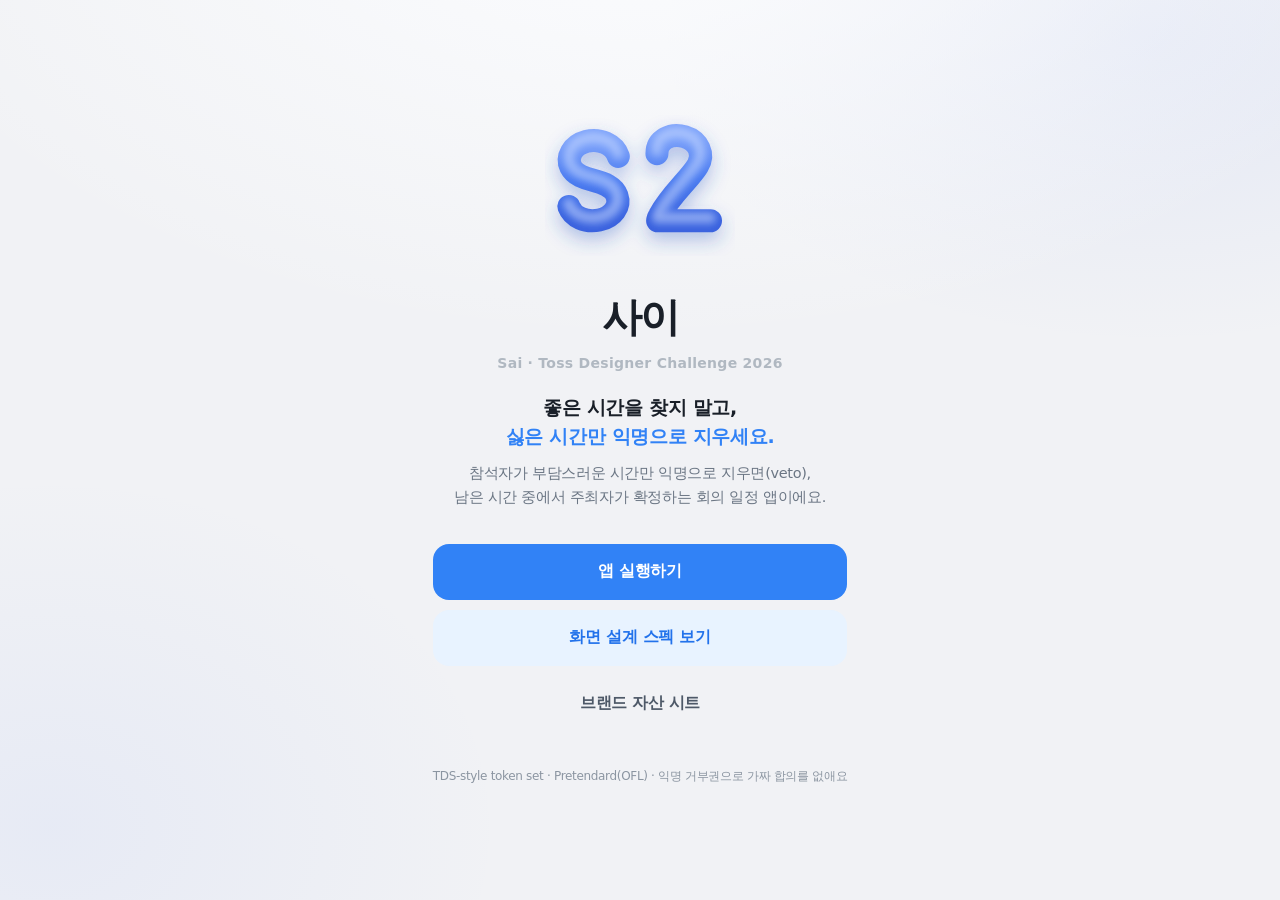
<file: index.html>
<!DOCTYPE html>
<html lang="ko">
<head>
<meta charset="utf-8"/>
<meta name="viewport" content="width=device-width, initial-scale=1"/>
<title>사이 (Sai) — 싫은 시간을 지우세요</title>
<link rel="icon" href="assets/logo-s2.svg" type="image/svg+xml"/>
<meta property="og:type" content="website"/>
<meta property="og:title" content="사이 (Sai) — 싫은 시간을 지우세요"/>
<meta property="og:description" content="좋은 시간을 찾지 말고, 싫은 시간만 익명으로 지우세요. 익명 거부권 회의 일정 앱 · Toss Designer Challenge 2026"/>
<meta property="og:image" content="https://studioaratore-byte.github.io/sai-app/assets/og-card.png"/>
<meta property="og:url" content="https://studioaratore-byte.github.io/sai-app/"/>
<meta name="twitter:card" content="summary_large_image"/>
<style>
  *{box-sizing:border-box;margin:0;padding:0}
  body{font-family:"Pretendard",-apple-system,BlinkMacSystemFont,"Apple SD Gothic Neo","Malgun Gothic",system-ui,sans-serif;
    min-height:100vh;display:flex;align-items:center;justify-content:center;letter-spacing:-.02em;color:#191F28;
    background:
      radial-gradient(1300px 760px at 50% -14%,#FCFDFF 0%,rgba(252,253,255,0) 62%),
      radial-gradient(900px 560px at 90% 4%,rgba(94,133,244,.09) 0%,transparent 55%),
      radial-gradient(820px 640px at 4% 92%,rgba(94,133,244,.07) 0%,transparent 55%),
      #F1F2F5}
  main{text-align:center;padding:48px 24px;max-width:520px}
  .logo{width:190px;height:141px;margin:0 auto}
  h1{margin-top:30px;font-size:40px;font-weight:800;letter-spacing:-.04em}
  h1 small{display:block;font-size:14px;font-weight:600;color:#B0B8C1;letter-spacing:.02em;margin-top:10px}
  p.tag{margin-top:22px;font-size:19px;font-weight:700;line-height:1.5;word-break:keep-all}
  p.tag b{color:#3182F6}
  p.desc{margin-top:12px;font-size:14.5px;color:#6B7684;line-height:1.65;word-break:keep-all}
  .btns{display:flex;flex-direction:column;gap:10px;margin-top:34px}
  a.btn{display:flex;align-items:center;justify-content:center;height:56px;border-radius:16px;font-size:16px;font-weight:600;text-decoration:none;transition:transform .12s}
  a.btn:active{transform:scale(.97)}
  a.pri{background:#3182F6;color:#fff}
  a.weak{background:#E8F3FF;color:#2272EB}
  a.ghost{background:transparent;color:#4E5968}
  footer{margin-top:36px;font-size:12px;color:#8B95A1}
</style>
</head>
<body>
<main>
  <img class="logo" src="assets/logo-s2.svg" alt="사이 S2 로고"/>
  <h1>사이<small>Sai · Toss Designer Challenge 2026</small></h1>
  <p class="tag">좋은 시간을 찾지 말고,<br/><b>싫은 시간만 익명으로 지우세요.</b></p>
  <p class="desc">참석자가 부담스러운 시간만 익명으로 지우면(veto),<br/>남은 시간 중에서 주최자가 확정하는 회의 일정 앱이에요.</p>
  <div class="btns">
    <a class="btn pri" href="prototype/index.html">앱 실행하기</a>
    <a class="btn weak" href="docs/design-spec.html">화면 설계 스펙 보기</a>
    <a class="btn ghost" href="docs/brand-assets.html">브랜드 자산 시트</a>
  </div>
  <footer>TDS-style token set · Pretendard(OFL) · 익명 거부권으로 가짜 합의를 없애요</footer>
</main>
</body>
</html>
</file>
